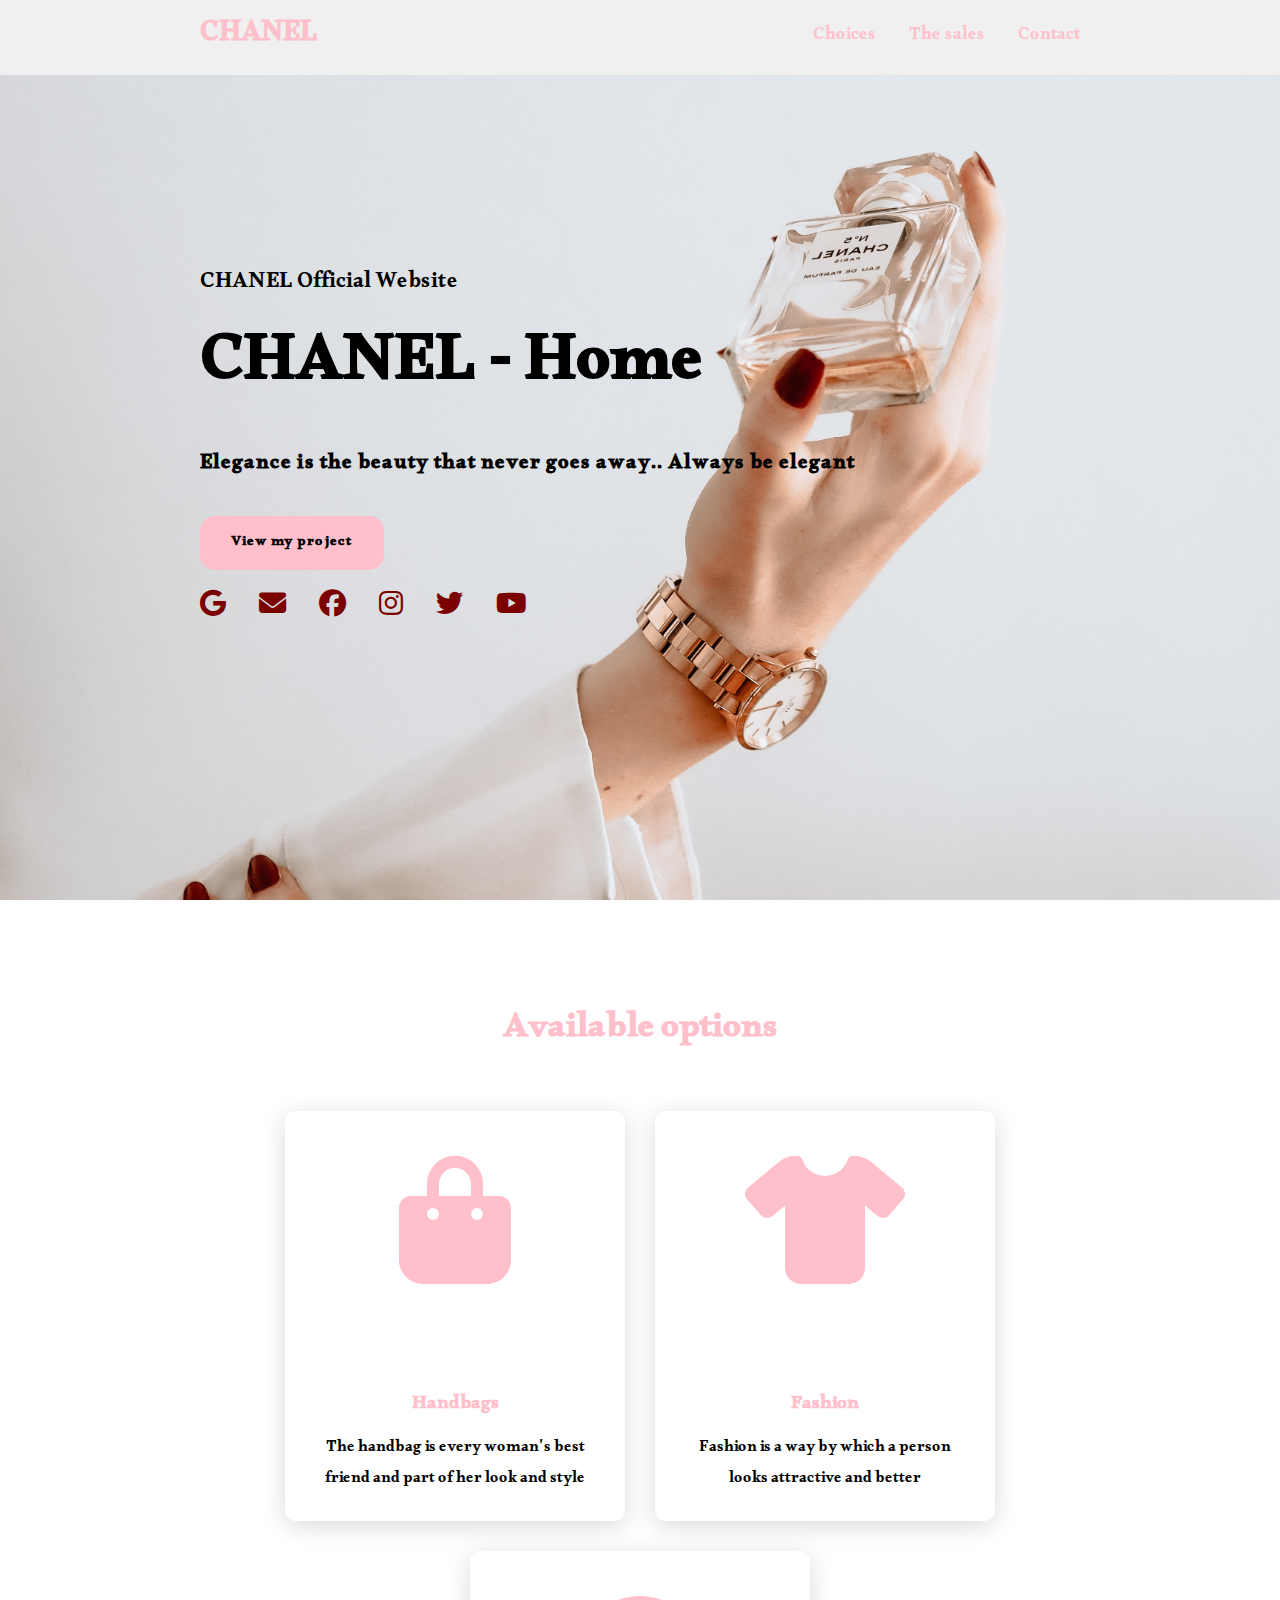
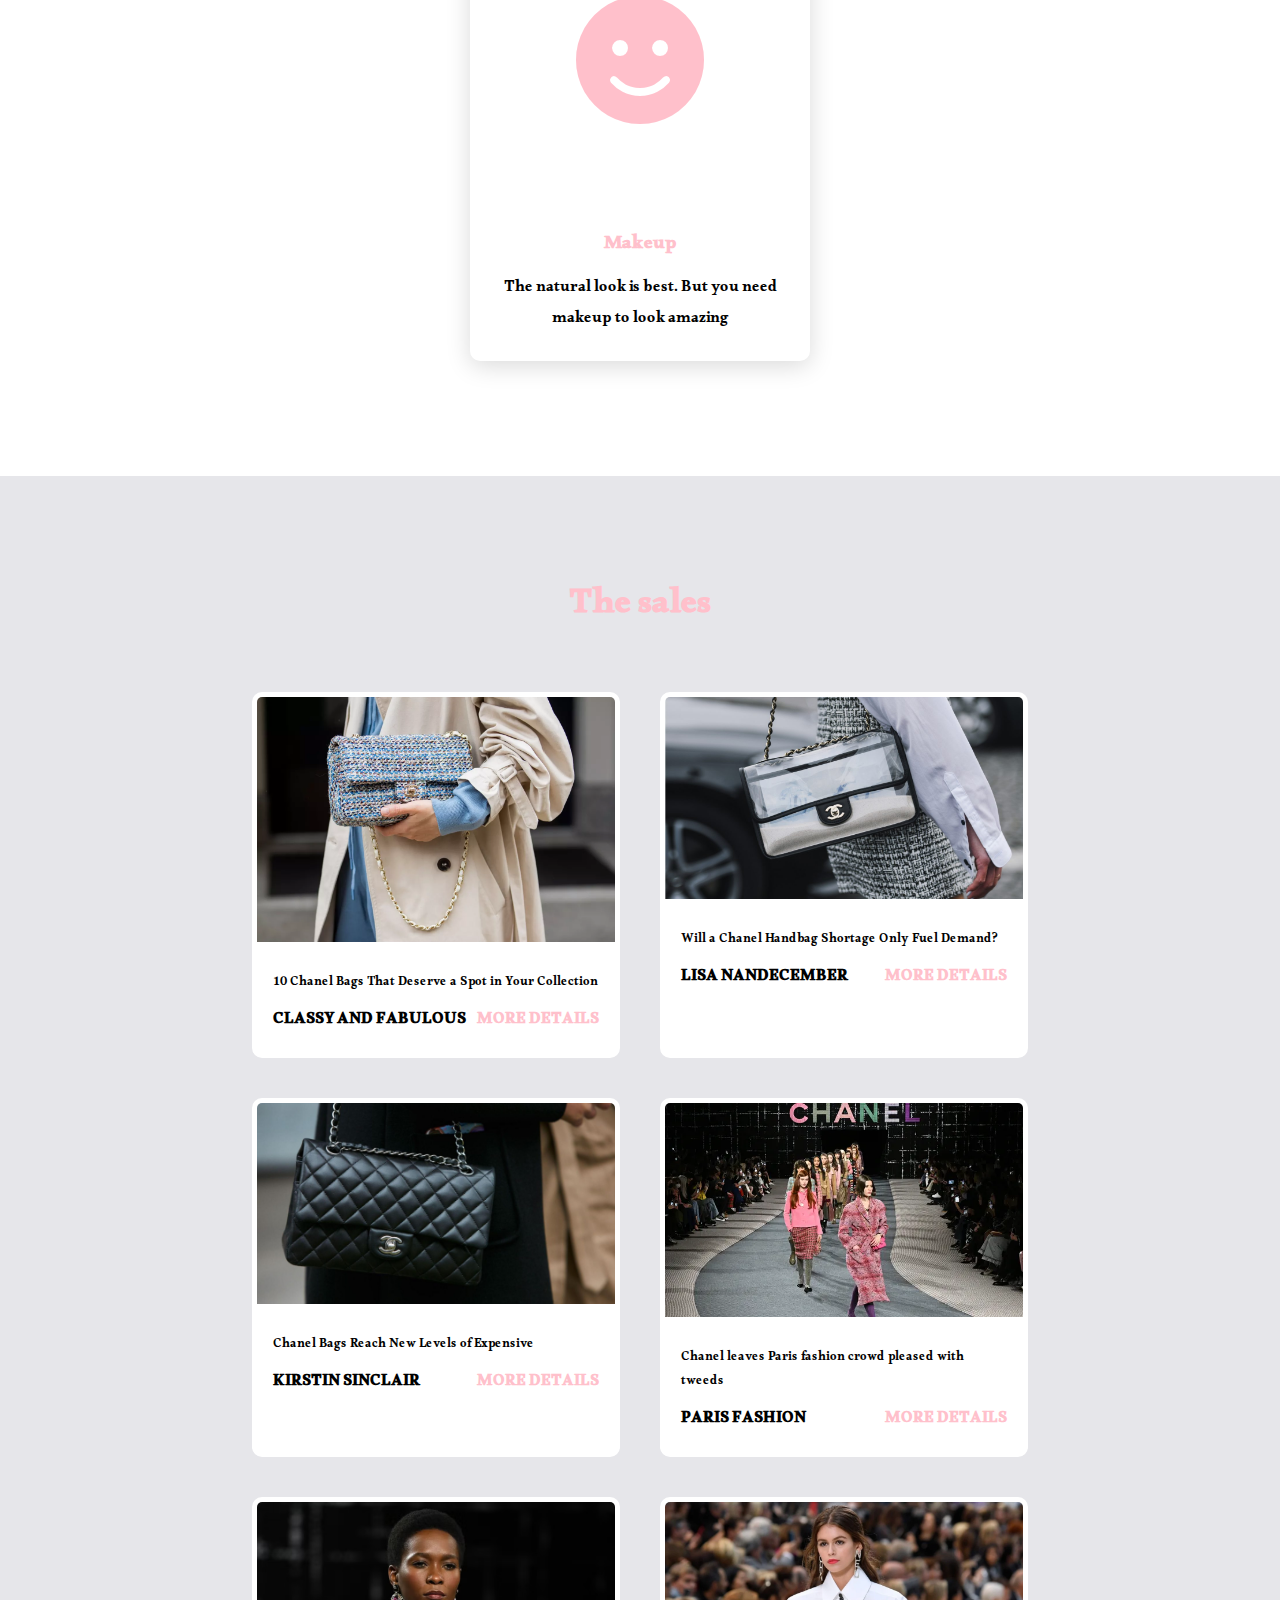
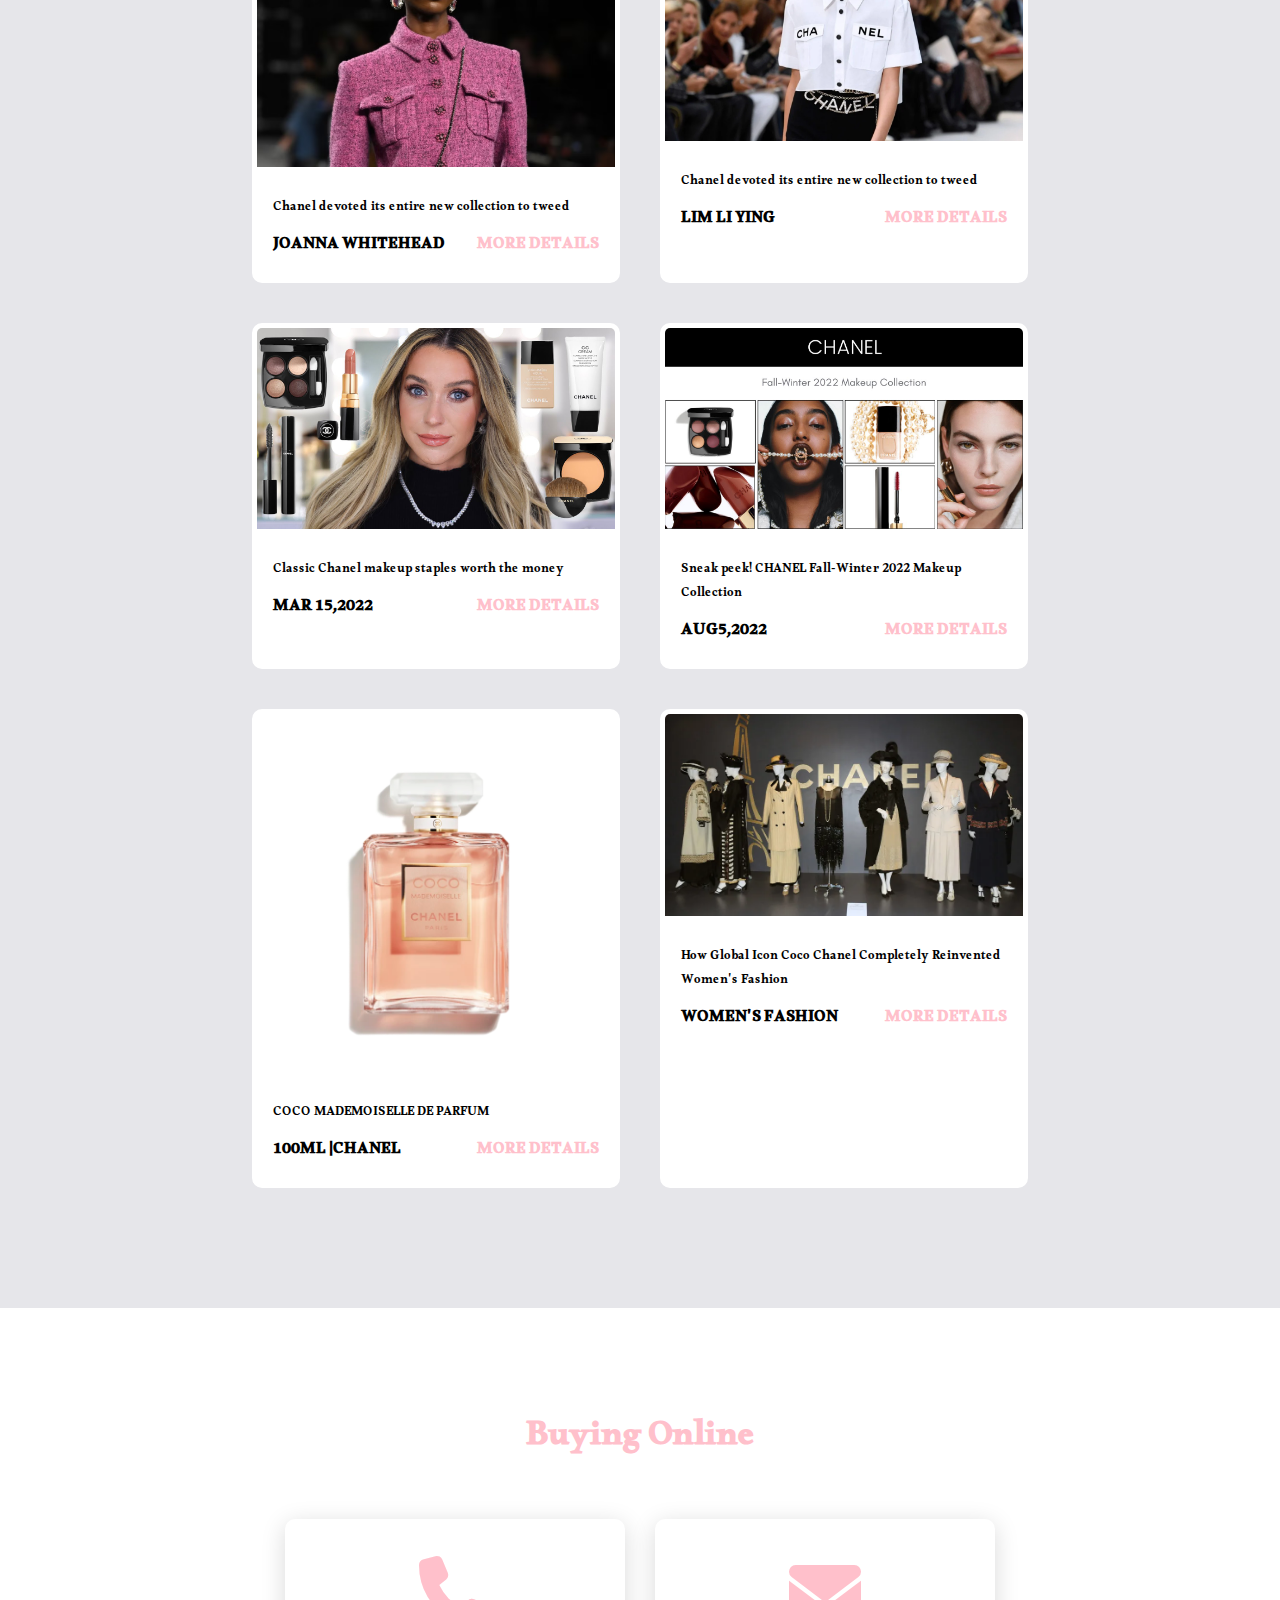
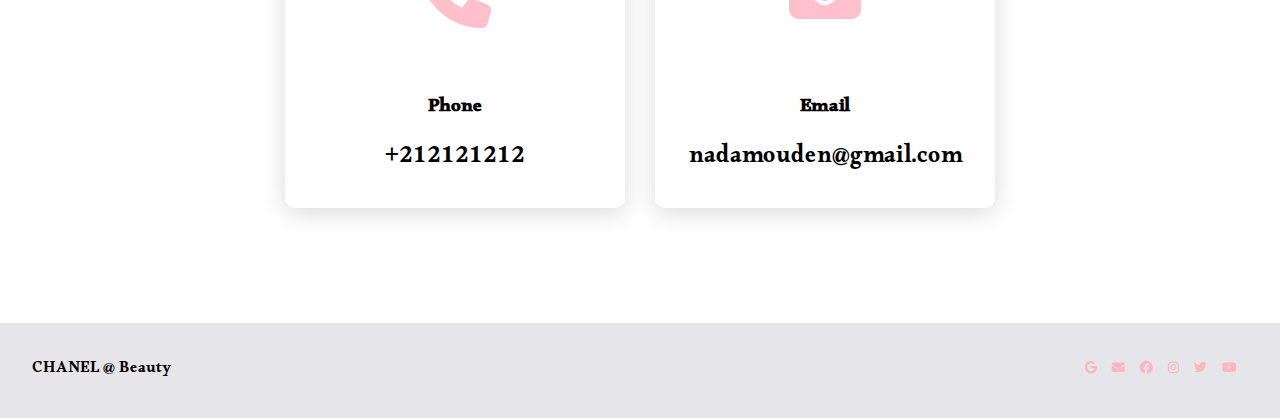
<file: Index.html>
<!DOCTYPE html>
<html lang="en">

<head>
    <meta charset="UTF-8">
    <meta http-equiv="X-UA-Compatible" content="IE=edge">
    <meta name="viewport" content="width=device-width, initial-scale=1.0">
    <link rel="stylesheet" href="https://cdnjs.cloudflare.com/ajax/libs/font-awesome/6.2.0/css/all.min.css">
    <link rel="stylesheet" href="Style.css">
    <title>CHANEL</title>
    <link rel="icon" href="Images/logo.png">
</head>

<body>
    <header>
        <a href="#" class="logo">CHANEL</a>
        <nav class="navigation">
            <a href="#services">Choices</a>
            <a href="#project">The sales</a>
            <a href="#contact">Contact</a>
        </nav>
    </header>


    <section class="main">
        <div>
            <h2>CHANEL Official Website <br> <span>CHANEL - Home</span></h2>
            <h3>Elegance is the beauty that never goes away.. Always be elegant</h3>
            <a href="../First-projet/Index.html" class="main-btn">View my project</a>
            <div class="icons">
                <a href="#"><i class="fa-brands fa-google"></i></a>
                <a href="#"><i class="fa-solid fa-envelope"></i></a>
                <a href="#"><i class="fa-brands fa-facebook"></i></a>
                <a href="#"><i class="fa-brands fa-instagram"></i></a>
                <a href="#"><i class="fa-brands fa-twitter"></i></a>
                <a href="#"><i class="fa-brands fa-youtube"></i></a>
            </div>
        </div>
    </section>


    <section class="cards" id="services">
        <h2 class="title">Available options</h2>
        <div class="content">
            <div class="card">
                <div class="icon">
                    <i class="fa-solid fa-bag-shopping"></i>
                </div>
                <div class="info">
                    <h3>Handbags</h3>
                    <p>The handbag is every woman's best friend and part of her look and style</p>
                </div>
            </div>
            <div class="card">
                <div class="icon">
                    <i class="fa-solid fa-shirt"></i>
                </div>
                <div class="info">
                    <h3>Fashion</h3>
                    <p>Fashion is a way by which a person looks attractive and better</p>
                </div>
            </div>
            <div class="card">
                <div class="icon">
                    <i class="fa-sharp fa-solid fa-face-smile"></i>
                </div>
                <div class="info">
                    <h3>Makeup</h3>
                    <p>The natural look is best. But you need makeup to look amazing</p>
                </div>
            </div>
        </div>
    </section>


    <section class="sales" id="sevices">
        <h2 class="title">The sales</h2>
        <div class="content">
            <div class="sales-card">
                <div class="sales-image">
                    <img src="Images/Chanel-Bags-Update_Hero.webp">
                </div>
                <div class="sales-info">
                    <p class="sales-category">10 Chanel Bags That Deserve a Spot in Your Collection</p>
                    <strong class="sales-title">
                        <span>Classy and fabulous</span>
                        <a href="https://editorialist.com/wp-content/uploads/2021/05/Chanel-Bags-Update_Hero.jpg"
                            class="more-details">More details</a>
                    </strong>
                </div>
            </div>
            <div class="sales-card">
                <div class="sales-image">
                    <img src="Images/chanel-handbag-shortage-china-1240x698.jpg">
                </div>
                <div class="sales-info">
                    <p class="sales-category">Will a Chanel Handbag Shortage Only Fuel Demand?</p>
                    <strong class="sales-title">
                        <span>Lisa NanDecember</span>
                        <a href="https://sp-ao.shortpixel.ai/client/q_glossy,ret_img/https://jingdaily.com/wp-content/uploads/2021/12/chanel-handbag-shortage-china-1240x698.jpg"
                            class="more-details">More details</a>
                    </strong>
                </div>
            </div>
            <div class="sales-card">
                <div class="sales-image">
                    <img src="Images/chanel-street-style-1620x911.jpg">
                </div>
                <div class="sales-info">
                    <p class="sales-category">Chanel Bags Reach New Levels of Expensive</p>
                    <strong class="sales-title">
                        <span>Kirstin Sinclair</span>
                        <a href="https://www.google.com/url?sa=i&url=https%3A%2F%2Fwww.thecut.com%2F2014%2F03%2Fchanel-bags-reach-new-levels-of-expensive.html&psig=AOvVaw3zxaTG3-9Cj68Du61qaj0X&ust=1670707358288000&source=images&cd=vfe&ved=0CBAQjRxqFwoTCICL1Ye87fsCFQAAAAAdAAAAABBC"
                            class="more-details">More details</a>
                    </strong>
                </div>
            </div>
            <div class="sales-card">
                <div class="sales-image">
                    <img src="Images/4905.webp">
                </div>
                <div class="sales-info">
                    <p class="sales-category">Chanel leaves Paris fashion crowd pleased with tweeds</p>
                    <strong class="sales-title">
                        <span>Paris Fashion</span>
                        <a href="https://i.guim.co.uk/img/media/ba6b8a1a9659b1eb96effa4c0d6f6d1b753a2448/0_0_4905_2943/master/4905.jpg?width=620&quality=85&auto=format&fit=max&s=257b146e308046444c11b6a8223aee15"
                            class="more-details">More details</a>
                    </strong>
                </div>
            </div>
            <div class="sales-card">
                <div class="sales-image">
                    <img src="Images/newFile-1.avif">
                </div>
                <div class="sales-info">
                    <p class="sales-category">Chanel devoted its entire new collection to tweed</p>
                    <strong class="sales-title">
                        <span>Joanna Whitehead</span>
                        <a href="https://i.guim.co.uk/img/media/ba6b8a1a9659b1eb96effa4c0d6f6d1b753a2448/0_0_4905_2943/master/4905.jpg?width=620&quality=85&auto=format&fit=max&s=257b146e308046444c11b6a8223aee15"
                            class="more-details">More details</a>
                    </strong>
                </div>
            </div>
            <div class="sales-card">
                <div class="sales-image">
                    <img src="Images/54cca2a4-f83c-11e8-93b8-bdc844c69537_1280x720_094914.webp">
                </div>
                <div class="sales-info">
                    <p class="sales-category">Chanel devoted its entire new collection to tweed</p>
                    <strong class="sales-title">
                        <span>Lim Li Ying</span>
                        <a href="https://cdn1.i-scmp.com/sites/default/files/styles/1200x800/public/images/methode/2018/12/07/54cca2a4-f83c-11e8-93b8-bdc844c69537_1280x720_094914.JPG?itok=7NVL99Gm"
                            class="more-details">More details</a>
                    </strong>
                </div>
            </div>
            <div class="sales-card">
                <div class="sales-image">
                    <img src="Images/maxresdefault.jpg">
                </div>
                <div class="sales-info">
                    <p class="sales-category">Classic Chanel makeup staples worth the money</p>
                    <strong class="sales-title">
                        <span>Mar 15,2022</span>
                        <a href="https://i.ytimg.com/vi/VuKQaxc0UEY/maxresdefault.jpg" class="more-details">More
                            details</a>
                    </strong>
                </div>
            </div>
            <div class="sales-card">
                <div class="sales-image">
                    <img src="Images/maxresdefault (1).jpg">
                </div>
                <div class="sales-info">
                    <p class="sales-category">Sneak peek! CHANEL Fall-Winter 2022 Makeup Collection</p>
                    <strong class="sales-title">
                        <span>Aug5,2022</span>
                        <a href="https://i.ytimg.com/vi/g68BQGjaJy0/maxresdefault.jpg" class="more-details">More
                            details</a>
                    </strong>
                </div>
            </div>
            <div class="sales-card">
                <div class="sales-image">
                    <img src="Images/9518352924702.webp">
                </div>
                <div class="sales-info">
                    <p class="sales-category">COCO MADEMOISELLE DE PARFUM</p>
                    <strong class="sales-title">
                        <span>100ml |CHANEL</span>
                        <a href="https://i.ytimg.com/vi/g68BQGjaJy0/maxresdefault.jpg" class="more-details">More
                            details</a>
                    </strong>
                </div>
            </div>
            <div class="sales-card">
                <div class="sales-image">
                    <img src="Images/coco-chanel2.webp">
                </div>
                <div class="sales-info">
                    <p class="sales-category">
                        How Global Icon Coco Chanel Completely Reinvented Women's Fashion</p>
                    <strong class="sales-title">
                        <span>Women's Fashion</span>
                        <a href="https://i0.wp.com/blackwash.blog/wp-content/uploads/2020/03/coco-chanel2.jpg?fit=830%2C467&ssl=1"
                            class="more-details">More
                            details</a>
                    </strong>
                </div>
            </div>
        </div>
    </section>


    <section class="cards contact" id="contact">
        <h2 class="title">Buying Online </h2>
        <div class="content">
            <div class="card">
                <div class="icon">
                    <i class="fa-solid fa-phone"></i>
                </div>
                <div class="info">
                    <h3>Phone</h3>
                    <a href="tel:+212121212">+212121212</a>
                </div>
            </div>
            <div class="card">
                <div class="icon">
                    <i class="fa-solid fa-envelope"></i>
                </div>
                <div class="info">
                    <h3>Email</h3>
                    <a href="mailto:nadamouden2021@gmail.com">nadamouden@gmail.com</a>
                </div>
            </div>
        </div>
    </section>

    <footer class="footer">
        <p>CHANEL @<span> Beauty </span></p>
        <div class="footer-title">
            <a href="#"><i class="fa-brands fa-google"></i></a>
            <a href="#"><i class="fa-solid fa-envelope"></i></a>
            <a href="#"><i class="fa-brands fa-facebook"></i></a>
            <a href="#"><i class="fa-brands fa-instagram"></i></a>
            <a href="#"><i class="fa-brands fa-twitter"></i></a>
            <a href="#"><i class="fa-brands fa-youtube"></i></a>
        </div>
    </footer>
</body>

</html>
</file>
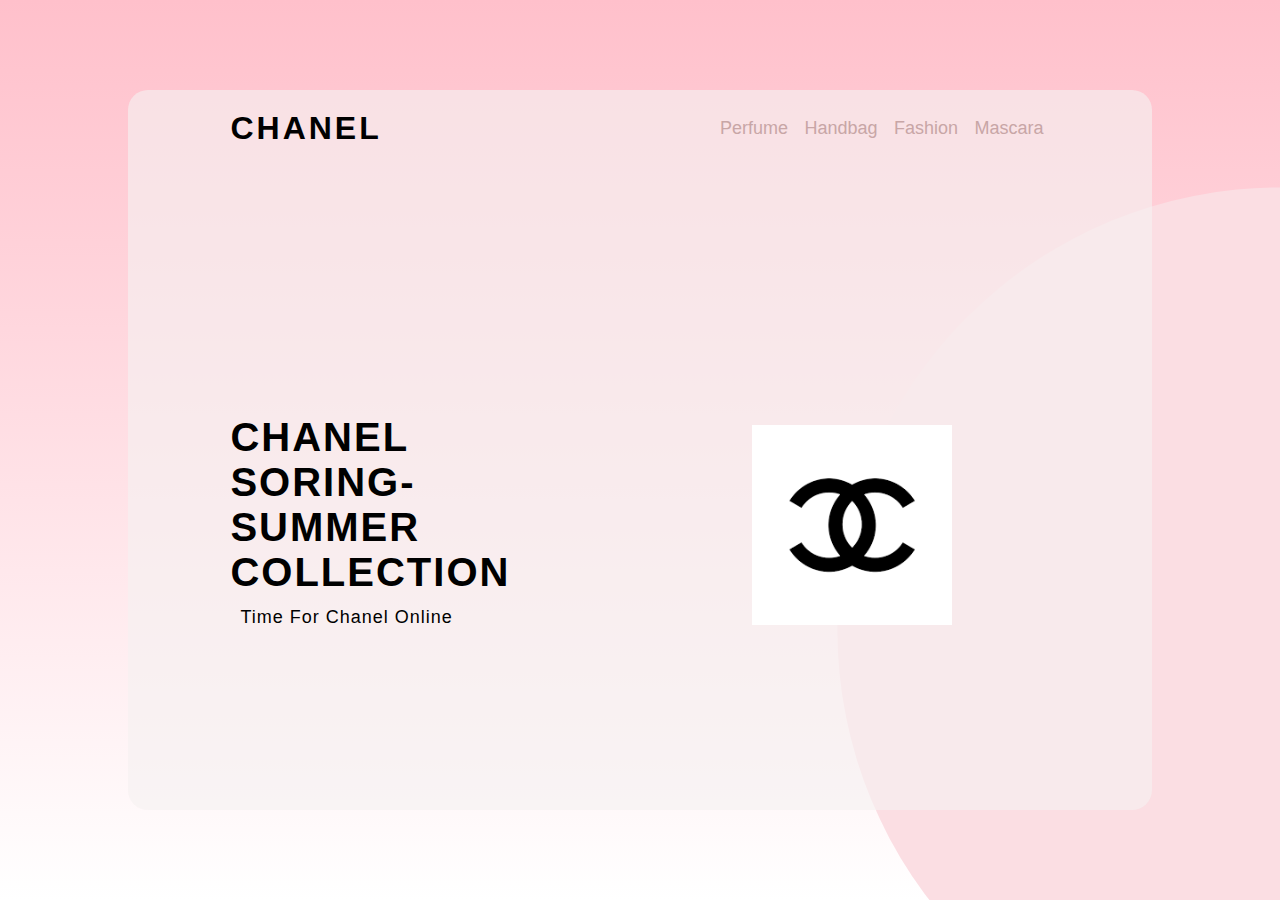
<file: First-projet/Index.html>
<!DOCTYPE html>
<html lang="en">

<head>
    <meta charset="UTF-8">
    <meta http-equiv="X-UA-Compatible" content="IE=edge">
    <meta name="viewport" content="width=device-width, initial-scale=1.0">
    <link rel="stylesheet" href="Style.css">
    <title>Chanel</title>
</head>

<body>
    <div class="container">
        <nav>
            <a class="logo" href="#">Chanel</a>
            <ul>
                <li><a href="#">Perfume</a></li>
                <li><a href="#">Handbag</a></li>
                <li><a href="#">Fashion</a></li>
                <li><a href="#">Mascara</a></li>
            </ul>
        </nav>
        <div class="content">
            <div class="text">
                <h2>Chanel soring-summer <br>Collection</h2>
                <p>Time For Chanel Online</p>
            </div>
            <div class="image">
                <img src="./download.png">
            </div>
        </div>
    </div>
</body>

</html>
</file>
<file: Style.css>
@import url('https://fonts.googleapis.com/css2?family=Alkalami&family=Poppins:ital,wght@0,100;0,200;0,300;0,400;0,500;0,600;0,700;0,800;0,900;1,100;1,200;1,300;1,400;1,500;1,600;1,700;1,800;1,900&display=swap');

* {
    font-family: 'Alkalami', serif;
    margin: 0;
    padding: 0;
    box-sizing: border-box;
    scroll-behavior: smooth;
}

header {
    background-color: #f0f0f0;
    width: 100%;
    position: fixed;
    z-index: 999;
    display: flex;
    justify-content: space-between;
    align-items: center;
    padding: 10px 200px;
}

.logo {
    text-decoration: none;
    color: pink;
    text-transform: capitalize;
    font-weight: 700;
    font-size: 1.8em;
}

.navigation a {
    color: pink;
    text-decoration: none;
    font-size: 1.1em;
    font-weight: 500;
    padding-left: 30px;
}

.navigation a:hover {
    color: rgb(235, 81, 107);
}

section {
    padding: 100px 200px;
}

.main {
    width: 100%;
    min-height: 100vh;
    /*vh:bash tkhali dak joz2 dyal main mrati 3la dikxi li kanshufo*/
    display: flex;
    align-items: center;
    background: url(Images/background.jpg) no-repeat;
    background-size: cover;
    background-position: center;
    background-attachment: fixed;
}

.main h2 {
    color: black;
    font-size: 1.4em;
    font-weight: 500;
}

.main h2 span {
    display: inline-block;
    margin-top: 2px;
    color: black;
    font-size: 3em;
    font-weight: 600;
}

.main h3 {
    color: black;
    font-size: 1.3em;
    font-weight: 800;
    letter-spacing: 1px;
    margin-top: 10px;
    margin-bottom: 30px;
}

.main-btn {
    color: black;
    background-color: pink;
    text-decoration: none;
    font-size: 0.9em;
    font-weight: 600;
    display: inline-block;
    padding: 0.9375em 2.187em;
    /* x16 value px  */
    letter-spacing: 1px;
    border-radius: 15px;
    margin-bottom: 15px;
    transition: 2s ease;
}

.main-btn:hover {
    background-color: rgb(235, 81, 107);
    transform: scale(1.1);
    color: whitesmoke;
    /* like you add +10%  */
}

.icons a {
    color: rgb(123, 0, 0);
    font-size: 1.7em;
    padding-right: 30px;
}

.title {
    display: flex;
    justify-content: center;
    color: pink;
    font-size: 2.2em;
    font-weight: 800;
    margin-bottom: 30px;
}

.content {
    display: flex;
    justify-content: center;
    flex-direction: row;
    flex-wrap: wrap;
}

.card {
    background-color: white;
    width: 21.25em;
    box-shadow: 0 5px 25px rgba(1 1 1 /15%);
    border-radius: 10px;
    padding: 25px;
    margin: 15px;
    transition: 0.7s ease;
}

.card:hover {
    transform: scale(1.1);
}

.icon {
    color: pink;
    font-size: 8em;
    text-align: center;
}

.info {
    text-align: center;
}

.info h3 {
    color: pink;
    font-size: 1.2em;
    font-weight: 700;
    margin: 10px;
}

.sales {
    background-color: rgb(230, 230, 234);
}

.sales .content {
    margin-top: 30px;
}

.sales-card {
    background-color: #fff;
    border: 5px solid white;
    min-height: 14em;
    width: 23em;
    overflow: hidden;
    border-radius: 10px;
    margin: 20px;
    transition: 0.7s ease;
}

.sales-card:hover {
    transform: scale(1.1);
    border: 5px solid pink;
}

.sales-card:hover .sales-image {
    opacity: 0.9;
}

.sales-image img {
    width: 100%;
}

.sales-info {
    padding: 1em;
}

.sales-category {
    font-size: 0.8em;
    color: #000;
}

.sales-title {
    display: flex;
    justify-content: space-between;
    text-transform: uppercase;
    font-weight: 800;
    margin-top: 10px;
}

.more-details {
    text-decoration: none;
    color: pink;
}

.more-details:hover {
    color: rgb(235, 81, 107);
}

.contact .icon {
    font-size: 4.5em;
}

.contact .info h3 {
    color: black;
}

.info a {
    color: black;
    text-decoration: none;
}

.contact .info a {
    font-size: 1.5em;
}

.footer {
    background-color: rgb(230, 230, 234);
    padding: 2em;
    display: flex;
    justify-content: space-between;
}

.footer-title {
    font-size: 1..3em;
    font-size: 600;
}

.footer a {
    color: rgb(250, 183, 194);
}

.footer span {
    color: black;
}

.footer .footer-title a {
    font-size: 0.8em;
    padding: 0 12px 0 0;
}
</file>
<file: First-projet/Style.css>
* {
    padding: 0;
    margin: 0;
    font-family: 'Trebuchet MS', 'Lucida Sans Unicode', 'Lucida Grande', 'Lucida Sans', Arial, sans-serif;
}

body {
    background-image: linear-gradient(pink, white);
    height: 100vh;
    width: 100%;
    display: flex;
    justify-content: center;
    align-items: center;
}

body::after {
    content: '';
    width: 100%;
    height: 100%;
    background: rgb(251, 222, 227);
    position: absolute;
    z-index: -1;
    clip-path: circle(40% at right 70%);
}

.container {
    width: 80%;
    height: 80%;
    background: rgba(245, 240, 240, 0.632);
    border-radius: 20px;
    overflow: hidden;
}

nav {
    display: flex;
    justify-content: space-between;
    align-items: center;
    width: 80%;
    margin: auto;
    padding: 20px 0;
}

nav .logo {
    color: black;
    text-decoration: none;
    font-size: 32px;
    text-transform: uppercase;
    letter-spacing: 3px;
    font-weight: 700;
}

nav ul li {
    display: inline-block;
    margin: 0 6px;
}

nav ul li a {
    color: rgb(200, 166, 166);
    text-decoration: none;
    font-size: 18px;
    font-weight: 500;
}

nav ul li a:hover {
    color: rgb(13, 13, 11);
}

.content {
    display: flex;
    justify-content: space-between;
    align-items: center;
    height: 100%;
    width: 80%;
    margin: auto;
}

.content .text {
    color: black;
    width: 40%;
}

.content .text h2 {
    font-size: 40px;
    text-transform: uppercase;
    font-weight: 700;
    letter-spacing: 2px;
}

.content .text p {
    font-size: 18px;
    line-height: 25px;
    margin: 10px;
    letter-spacing: 1px;
}

.content .image {
    width: 40%;
    color: rgb(200, 166, 166);
}

.content .image img {
    width: 200px;
    padding: 10px;
    margin: 20px;
    color: rgb(200, 166, 166);
}

@media (min-width:950px) and (max-width:1150px) {
    .content .image img {
        width: 330px;
    }
}

@media (max-width:950px) {

    .content,
    nav {
        flex-direction: column;
        justify-content: center;
    }

    .content .image,
    .content .text {
        width: 100%;
    }

    body::after {
        clip-path: circle(50% at bottom);
    }

    /* nav {
        flex-direction: column;
        justify-content: center;
    }
} */
</file>
